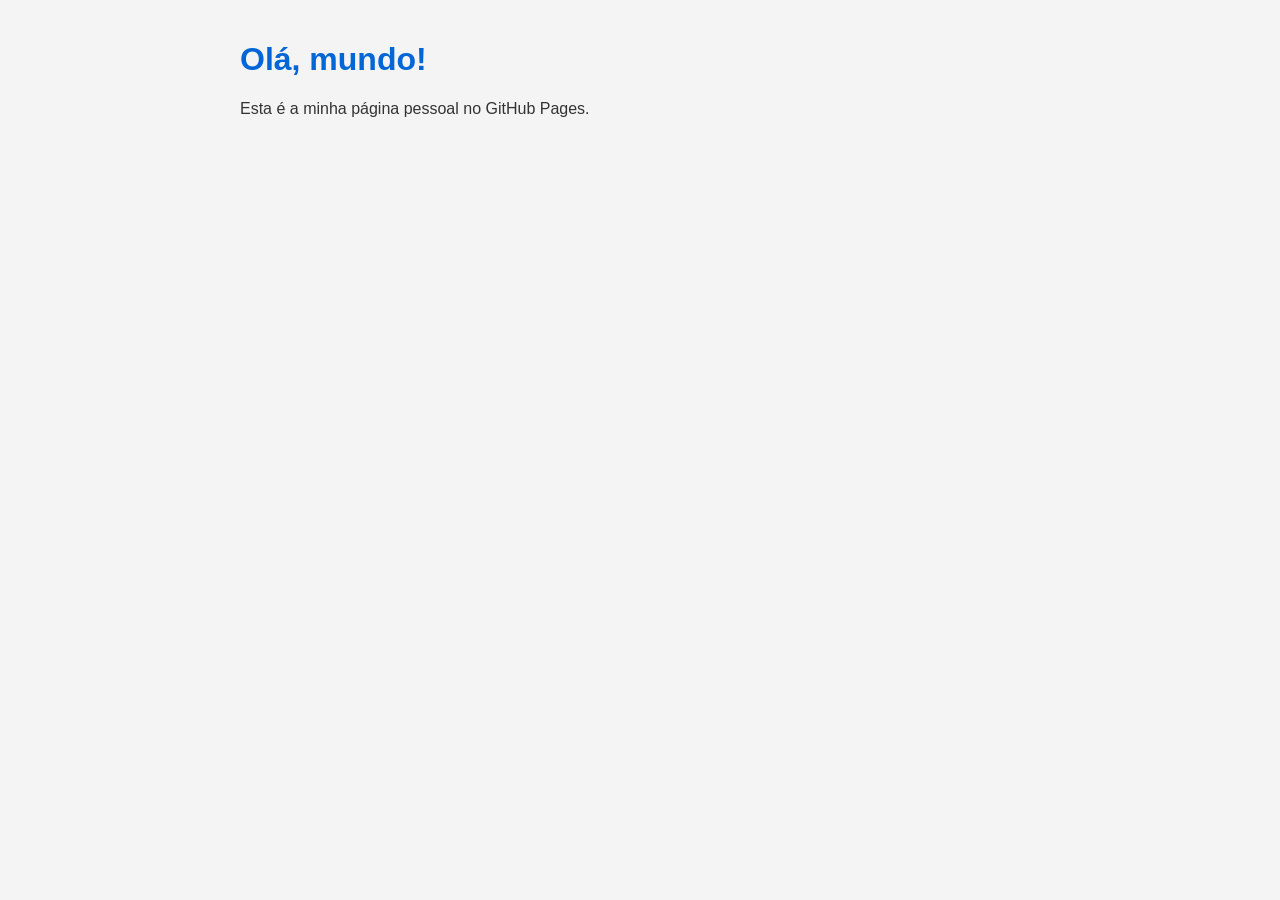
<file: index.html>
<!DOCTYPE html>
<html lang="pt-br">
<head>
    <meta charset="UTF-8">
    <title>Minha Página Pessoal</title>
    <link rel="stylesheet" href="style.css">
</head>
<body>
    <h1>Olá, mundo!</h1>
    <p>Esta é a minha página pessoal no GitHub Pages.</p>
</body>
</html>
</file>
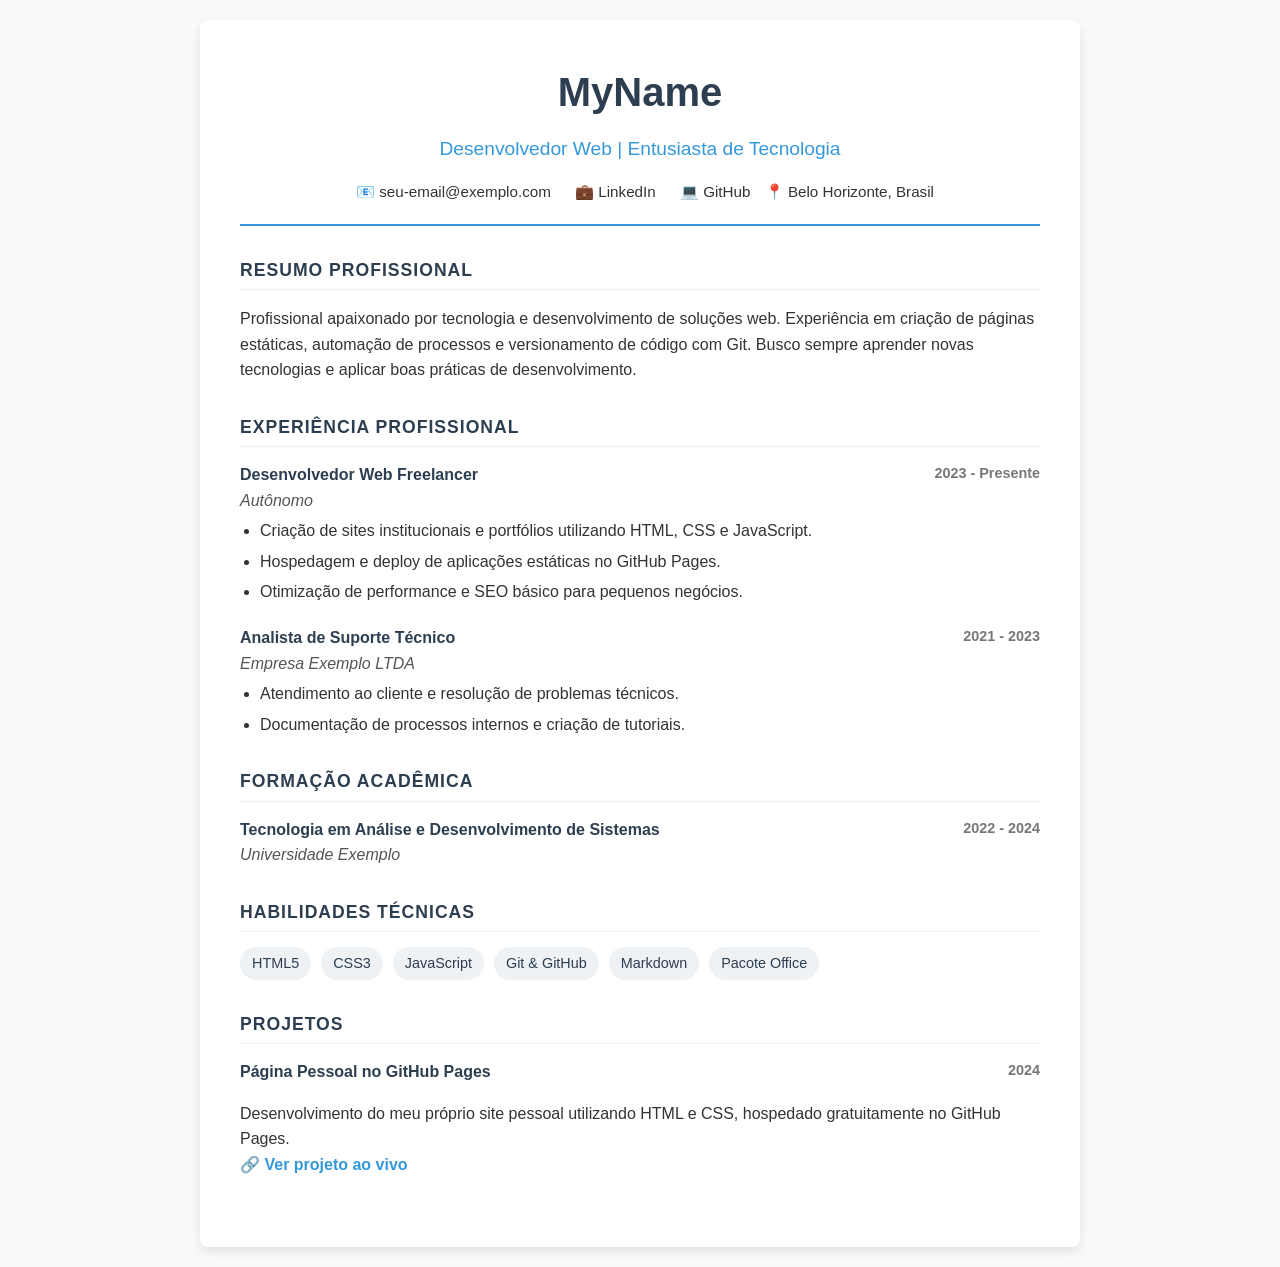
<file: Portifolio.html>
<!DOCTYPE html>
<html lang="pt-br">
<head>
    <meta charset="UTF-8">
    <meta name="viewport" content="width=device-width, initial-scale=1.0">
    <title>Portifólio - MyName</title>
    <style>
        /* Estilos CSS embutidos para facilitar a visualização. 
           Se você já tem um style.css, pode mover isso para lá. */
        
        :root {
            --primary-color: #2c3e50;
            --secondary-color: #3498db;
            --text-color: #333;
            --bg-color: #f9f9f9;
        }

        body {
            font-family: 'Segoe UI', Tahoma, Geneva, Verdana, sans-serif;
            line-height: 1.6;
            color: var(--text-color);
            background-color: var(--bg-color);
            margin: 0;
            padding: 20px;
        }

        .container {
            max-width: 800px;
            margin: 0 auto;
            background: #fff;
            padding: 40px;
            border-radius: 8px;
            box-shadow: 0 4px 10px rgba(0,0,0,0.1);
        }

        /* Cabeçalho */
        header {
            text-align: center;
            border-bottom: 2px solid var(--secondary-color);
            padding-bottom: 20px;
            margin-bottom: 30px;
        }

        header h1 {
            margin: 0;
            color: var(--primary-color);
            font-size: 2.5em;
        }

        header h2 {
            margin: 10px 0 0;
            color: var(--secondary-color);
            font-weight: 400;
            font-size: 1.2em;
        }

        /* Contatos com Hiperlinks */
        .contato {
            margin-top: 15px;
            font-size: 0.95em;
        }

        .contato a {
            color: var(--text-color);
            text-decoration: none;
            margin: 0 10px;
            transition: color 0.3s;
        }

        .contato a:hover {
            color: var(--secondary-color);
            text-decoration: underline;
        }

        .contato i {
            margin-right: 5px;
        }

        /* Seções */
        section {
            margin-bottom: 30px;
        }

        section h3 {
            color: var(--primary-color);
            border-bottom: 1px solid #eee;
            padding-bottom: 5px;
            margin-bottom: 15px;
            text-transform: uppercase;
            font-size: 1.1em;
            letter-spacing: 1px;
        }

        /* Experiência e Educação */
        .item {
            margin-bottom: 20px;
        }

        .item-header {
            display: flex;
            justify-content: space-between;
            font-weight: bold;
        }

        .item-header .titulo {
            color: var(--primary-color);
        }

        .item-header .data {
            color: #777;
            font-size: 0.9em;
        }

        .item-subtitulo {
            font-style: italic;
            color: #555;
            margin-bottom: 5px;
        }

        ul {
            margin-top: 5px;
            padding-left: 20px;
        }

        ul li {
            margin-bottom: 5px;
        }

        /* Habilidades */
        .skills {
            display: flex;
            flex-wrap: wrap;
            gap: 10px;
        }

        .skill-tag {
            background: #eef2f5;
            color: var(--primary-color);
            padding: 5px 12px;
            border-radius: 20px;
            font-size: 0.9em;
            font-weight: 500;
        }

        /* Links em projetos */
        .projeto a {
            color: var(--secondary-color);
            text-decoration: none;
            font-weight: bold;
        }

        .projeto a:hover {
            text-decoration: underline;
        }

        /* Responsividade */
        @media (max-width: 600px) {
            .container { padding: 20px; }
            .item-header { flex-direction: column; }
            .item-header .data { margin-top: 5px; }
            .contato a { display: block; margin: 5px 0; }
        }
    </style>
</head>
<body>

    <div class="container">
        <!-- CABEÇALHO -->
        <header>
            <h1>MyName</h1>
            <h2>Desenvolvedor Web | Entusiasta de Tecnologia</h2>
            
            <!-- HIPERLINKS DE CONTATO -->
            <div class="contato">
                <!-- Substitua pelo seu e-mail real -->
                <a href="mailto:seu-email@exemplo.com">📧 seu-email@exemplo.com</a>
                <!-- Substitua pelo seu LinkedIn -->
                <a href="https://linkedin.com/in/seu-perfil" target="_blank">💼 LinkedIn</a>
                <!-- Substitua pelo seu GitHub -->
                <a href="https://github.com/marcoprais" target="_blank">💻 GitHub</a>
                <!-- Substitua pela sua cidade -->
                <span>📍 Belo Horizonte, Brasil</span>
            </div>
        </header>

        <!-- RESUMO -->
        <section>
            <h3>Resumo Profissional</h3>
            <p>
                Profissional apaixonado por tecnologia e desenvolvimento de soluções web. 
                Experiência em criação de páginas estáticas, automação de processos e 
                versionamento de código com Git. Busco sempre aprender novas tecnologias 
                e aplicar boas práticas de desenvolvimento.
            </p>
        </section>

        <!-- EXPERIÊNCIA -->
        <section>
            <h3>Experiência Profissional</h3>
            
            <div class="item">
                <div class="item-header">
                    <span class="titulo">Desenvolvedor Web Freelancer</span>
                    <span class="data">2023 - Presente</span>
                </div>
                <div class="item-subtitulo">Autônomo</div>
                <ul>
                    <li>Criação de sites institucionais e portfólios utilizando HTML, CSS e JavaScript.</li>
                    <li>Hospedagem e deploy de aplicações estáticas no GitHub Pages.</li>
                    <li>Otimização de performance e SEO básico para pequenos negócios.</li>
                </ul>
            </div>

            <div class="item">
                <div class="item-header">
                    <span class="titulo">Analista de Suporte Técnico</span>
                    <span class="data">2021 - 2023</span>
                </div>
                <div class="item-subtitulo">Empresa Exemplo LTDA</div>
                <ul>
                    <li>Atendimento ao cliente e resolução de problemas técnicos.</li>
                    <li>Documentação de processos internos e criação de tutoriais.</li>
                </ul>
            </div>
        </section>

        <!-- EDUCAÇÃO -->
        <section>
            <h3>Formação Acadêmica</h3>
            
            <div class="item">
                <div class="item-header">
                    <span class="titulo">Tecnologia em Análise e Desenvolvimento de Sistemas</span>
                    <span class="data">2022 - 2024</span>
                </div>
                <div class="item-subtitulo">Universidade Exemplo</div>
            </div>
        </section>

        <!-- HABILIDADES -->
        <section>
            <h3>Habilidades Técnicas</h3>
            <div class="skills">
                <span class="skill-tag">HTML5</span>
                <span class="skill-tag">CSS3</span>
                <span class="skill-tag">JavaScript</span>
                <span class="skill-tag">Git & GitHub</span>
                <span class="skill-tag">Markdown</span>
                <span class="skill-tag">Pacote Office</span>
            </div>
        </section>

        <!-- PROJETOS COM HIPERLINKS -->
        <section>
            <h3>Projetos</h3>
            
            <div class="item projeto">
                <div class="item-header">
                    <span class="titulo">Página Pessoal no GitHub Pages</span>
                    <span class="data">2024</span>
                </div>
                <p>
                    Desenvolvimento do meu próprio site pessoal utilizando HTML e CSS, 
                    hospedado gratuitamente no GitHub Pages. 
                    <br>
                    <!-- Hiperlink para o projeto -->
                    <a href="https://marcoprais.github.io/" target="_blank">🔗 Ver projeto ao vivo</a>
                </p>
            </div>
        </section>

    </div>

</body>
</html>
</file>
<file: style.css>
body {
    font-family: Arial, sans-serif;
    background-color: #f4f4f4;
    color: #333;
    max-width: 800px;
    margin: 0 auto;
    padding: 20px;
}
h1 {
    color: #0366d7;
}
</file>
